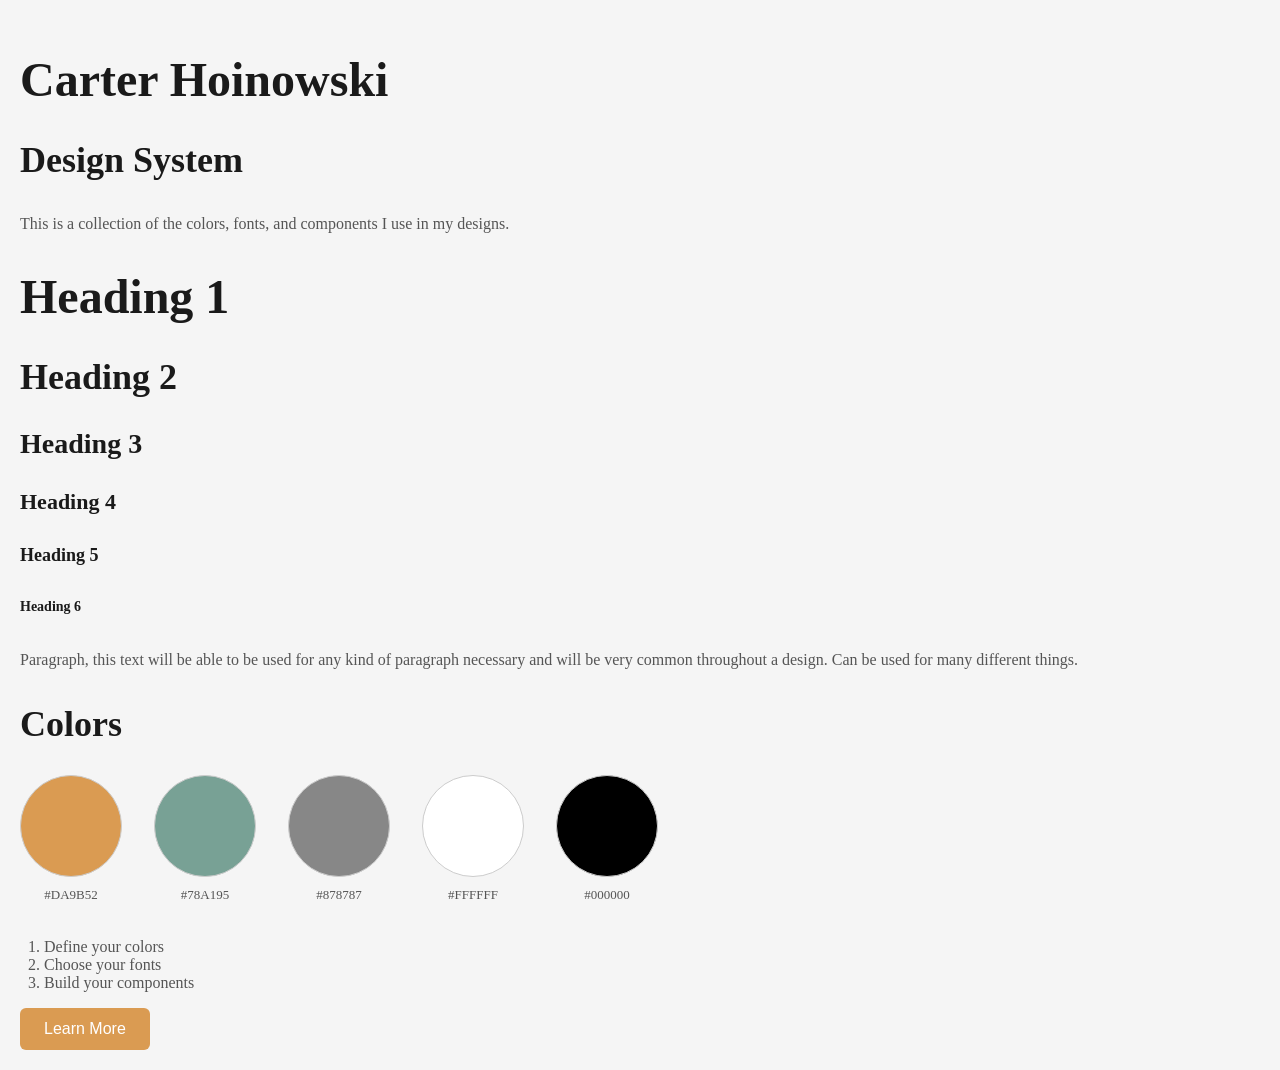
<file: index.html>
<!DOCTYPE html>
<html lang="en">
<head>
  <meta charset="UTF-8">
  <meta name="viewport" content="width=device-width, initial-scale=1.0">
  <title>Carter Hoinowski — Design System</title>
  <link rel="stylesheet" href="style.css">
</head>
<body>

  <!-- Main Heading -->
  <h1>Carter Hoinowski</h1>
  <h2>Design System</h2>
  <p>This is a collection of the colors, fonts, and components I use in my designs.</p>

  <!-- Headings -->
  <h1>Heading 1</h1>
  <h2>Heading 2</h2>
  <h3>Heading 3</h3>
  <h4>Heading 4</h4>
  <h5>Heading 5</h5>
  <h6>Heading 6</h6>
  <p>Paragraph, this text will be able to be used for any kind of paragraph necessary and will be very common throughout a design. Can be used for many different things.</p>


  <!-- Colors Section -->
  <h2>Colors</h2>

  <div class="color-swatches">

    <div class="swatch">
      <div class="circle" style="background-color: #DA9B52;"></div>
      <p>#DA9B52</p>
    </div>

    <div class="swatch">
      <div class="circle" style="background-color: #78A195;"></div>
      <p>#78A195</p>
    </div>

    <div class="swatch">
      <div class="circle" style="background-color: #878787;"></div>
      <p>#878787</p>
    </div>

    <div class="swatch">
      <div class="circle" style="background-color: #FFFFFF;"></div>
      <p>#FFFFFF</p>
    </div>

    <div class="swatch">
      <div class="circle" style="background-color: #000000;"></div>
      <p>#000000</p>
    </div>

  </div>
  
   <!-- Ordered List -->
 <ol>
    <li>Define your colors</li>
    <li>Choose your fonts</li>
    <li>Build your components</li>
  </ol>

  <!-- Button -->
  <button>Learn More</button>

</body>
</html>
</file>
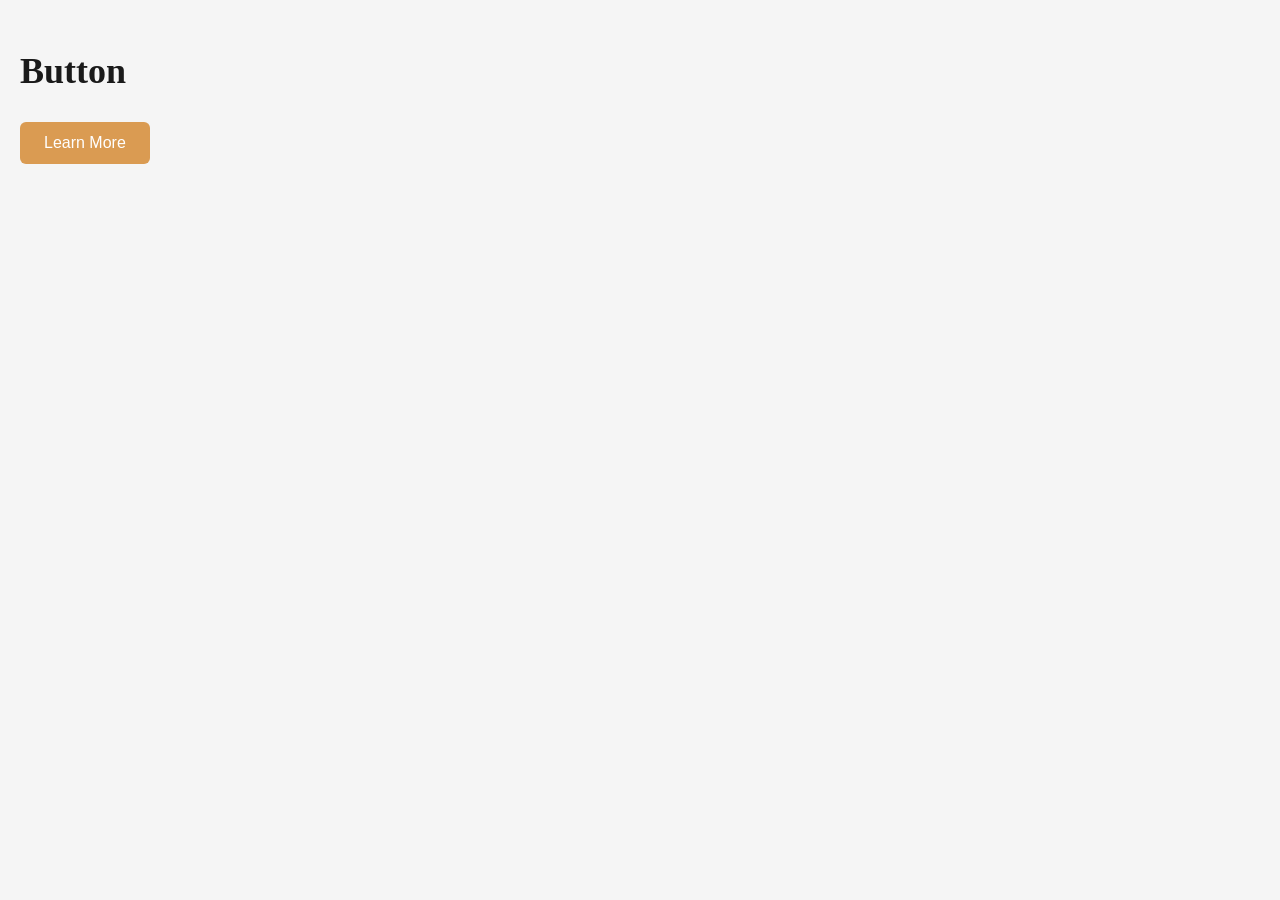
<file: components.html>
<!DOCTYPE html>
<html lang="en">
<head>
  <meta charset="UTF-8">
  <meta name="viewport" content="width=device-width, initial-scale=1.0">
  <title>Components — Carter's Design System</title>
  <link rel="stylesheet" href="style.css">
</head>
<body>
  
  <!-- Button Component -->
  <h2>Button</h2>
  <button>Learn More</button>

</body>
</html>
</file>
<file: style.css>
body {
  font-family: Georgia, serif;
  background-color: #f5f5f5;
  color: #333333;
  margin: 0;
  padding: 20px;
}

/* ── Headings ── */
h1 {
  font-size: 48px;
  color: #1a1a1a;
}

h2 {
  font-size: 36px;
  color: #1a1a1a;
}

h3 {
  font-size: 28px;
  color: #1a1a1a;
}

h4 {
  font-size: 22px;
  color: #1a1a1a;
}

h5 {
  font-size: 18px;
  color: #1a1a1a;
}

h6 {
  font-size: 14px;
  color: #1a1a1a;
}

/* ── Paragraph Text ── */
p {
  font-size: 16px;
  line-height: 1.6;
  color: #555555;
  margin-bottom: 16px;
}

/* ── Color Swatches ── */
.color-swatches {
  display: flex;
  gap: 32px;
  margin-bottom: 32px;
}

.swatch {
  display: flex;
  flex-direction: column;
  align-items: center;
}

.circle {
  width: 100px;
  height: 100px;
  border-radius: 50%;
  border: 1px solid #cccccc;
  margin-bottom: 8px;
}

.swatch p {
  font-size: 13px;
  color: #555555;
  margin: 0;
  text-align: center;
}

/* -- ordered list -- */
ol {
  font-size: 16px;
  color: #555555;
  padding-left: 24px;
  margin-bottom: 16px;
}

/* ── Button ── */
button {
  background-color: #DA9B52;
  color: white;
  font-size: 16px;
  padding: 12px 24px;
  border: none;
  border-radius: 6px;
  cursor: pointer;
}

button:hover {
  background-color: #c4873d;
}
</file>
